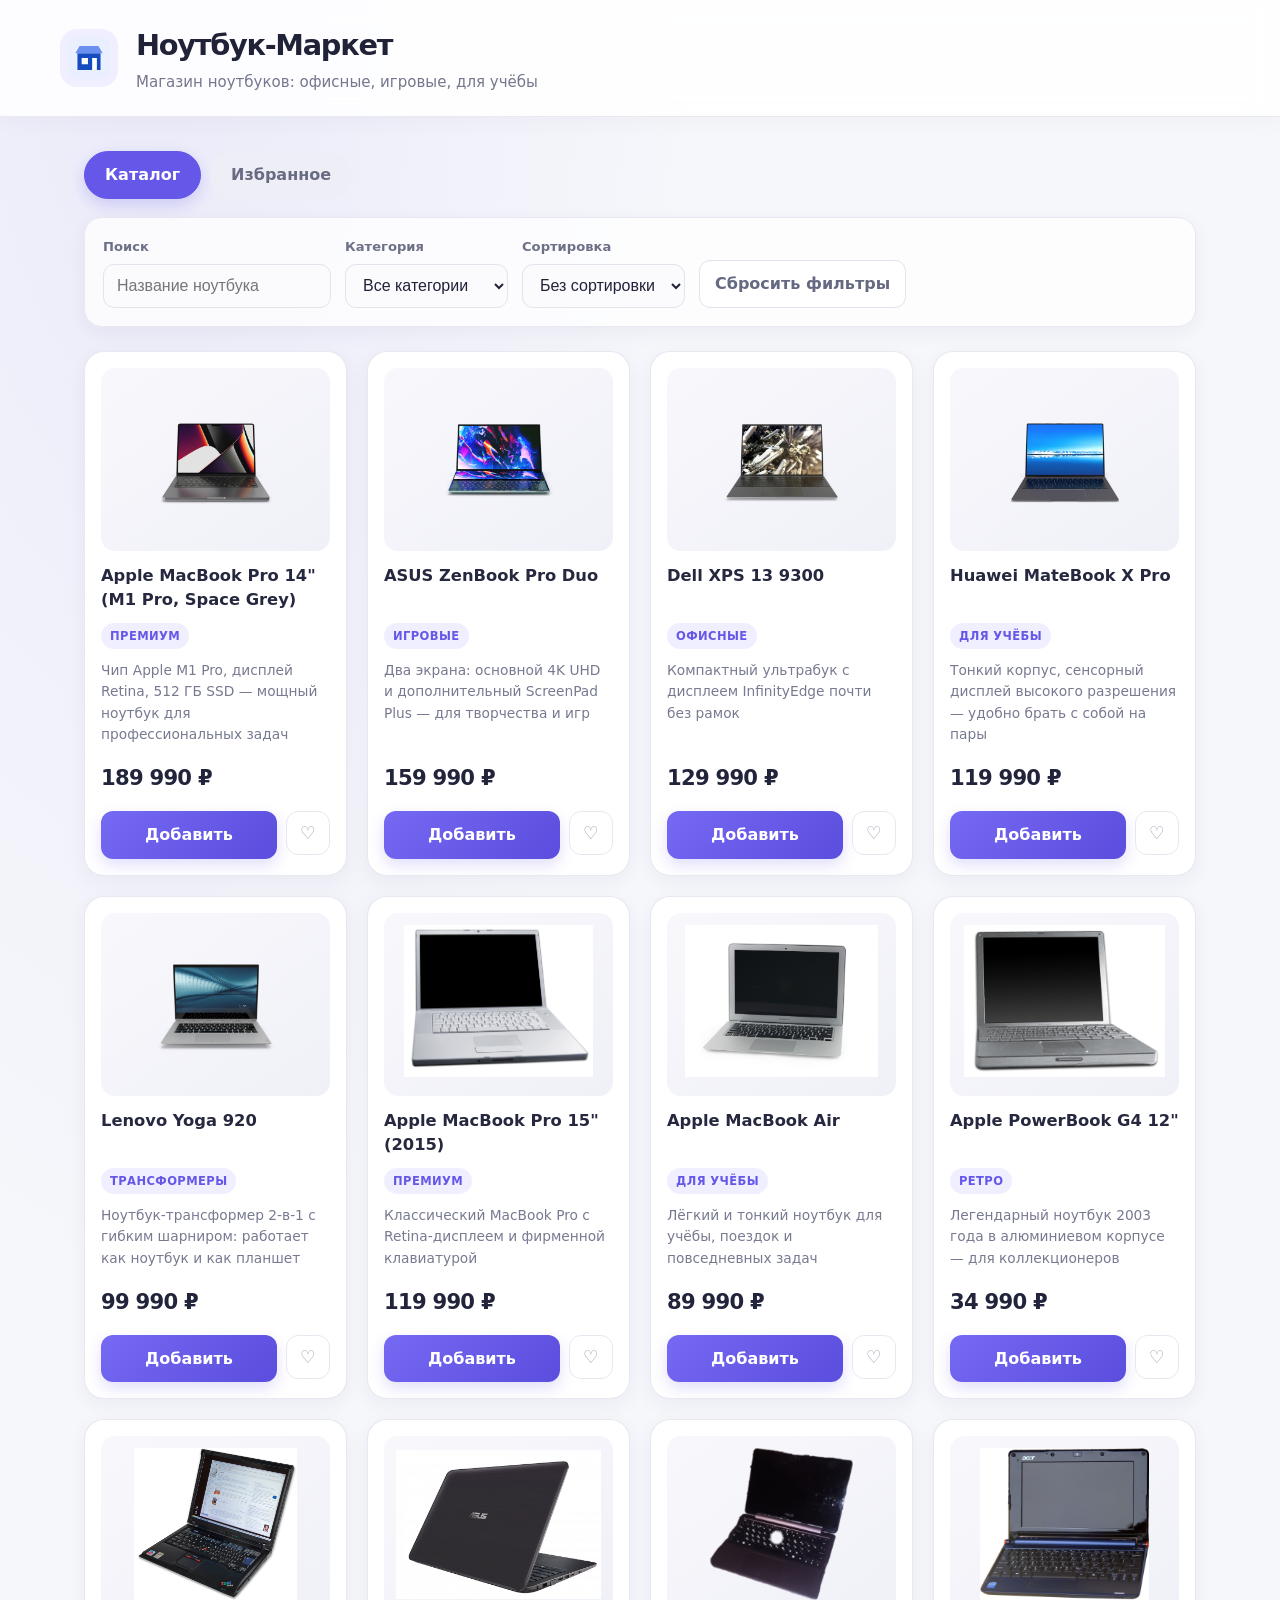
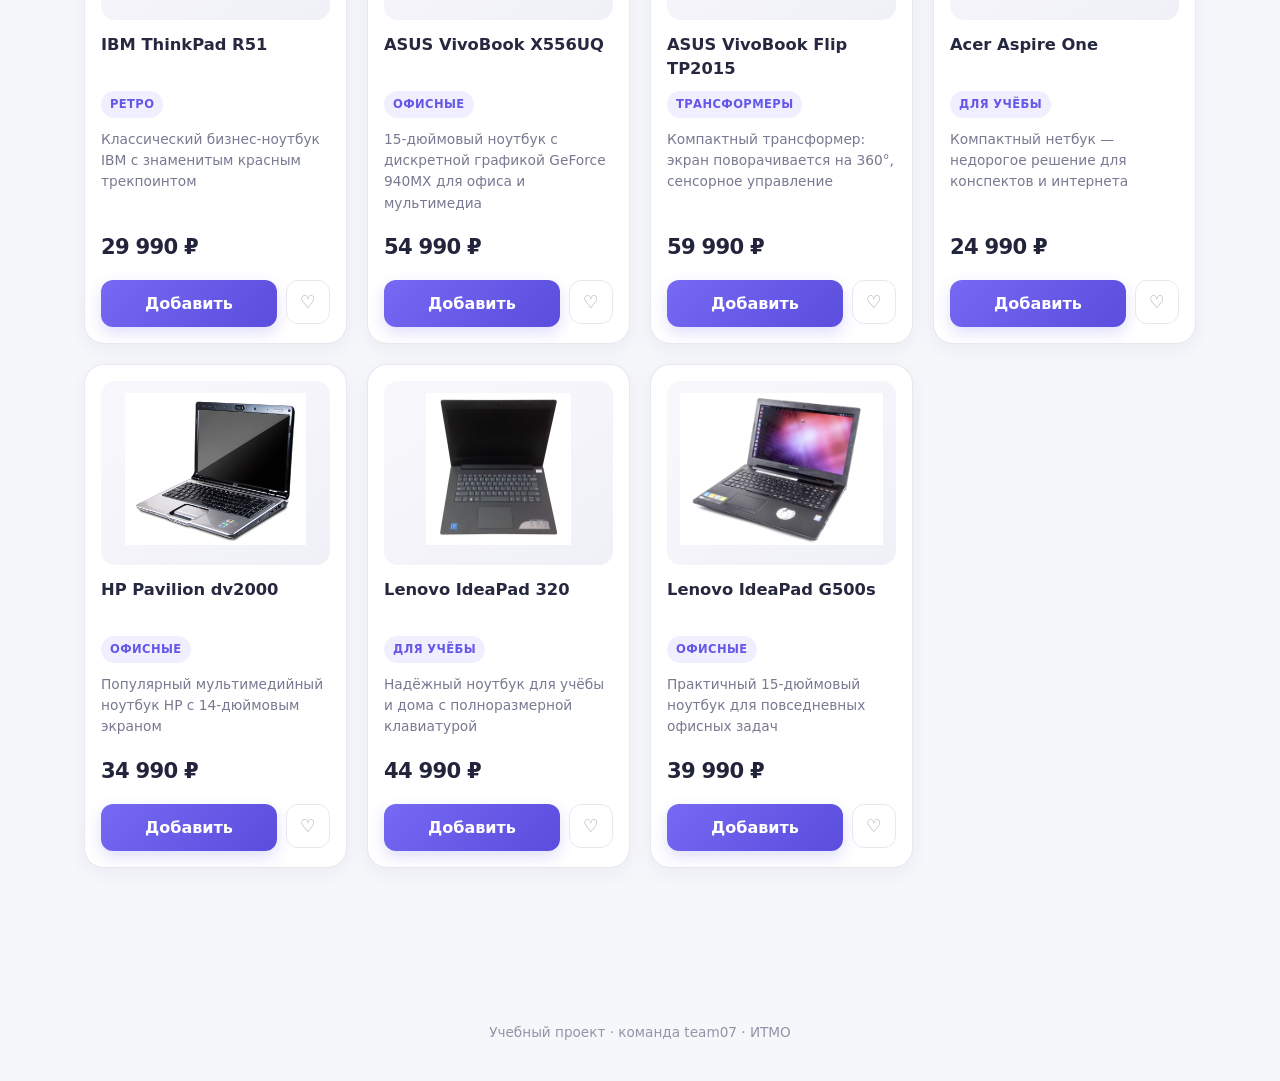
<file: index.html>
<!doctype html>
<html lang="ru">
<head>
  <meta charset="utf-8">
  <meta name="viewport" content="width=device-width, initial-scale=1">
  <title>Ноутбук-Маркет — магазин ноутбуков</title>
  <link rel="stylesheet" href="./styles.css">
  <script src="./app.js" defer></script>
</head>
<body>
  <header class="site-header">
    <img src="./assets/shop.svg" width="56" height="56" alt="Логотип магазина">
    <div>
      <h1>Ноутбук-Маркет</h1>
      <p class="tagline">Магазин ноутбуков: офисные, игровые, для учёбы</p>
    </div>
  </header>

  <main>
    <section class="catalog" aria-label="Каталог товаров">
      <div class="catalog-toolbar">
        <div class="view-tabs" role="tablist" aria-label="Разделы магазина">
          <button type="button" id="tab-catalog" class="tab active" aria-pressed="true">Каталог</button>
          <button type="button" id="tab-favorites" class="tab" aria-pressed="false">Избранное</button>
        </div>

        <div class="filters">
          <label class="field">
            <span>Поиск</span>
            <input type="search" id="search-input" placeholder="Название ноутбука">
          </label>
          <label class="field">
            <span>Категория</span>
            <select id="category-select">
              <option value="all">Все категории</option>
            </select>
          </label>
          <label class="field">
            <span>Сортировка</span>
            <select id="sort-select">
              <option value="none">Без сортировки</option>
              <option value="asc">По цене ↑</option>
              <option value="desc">По цене ↓</option>
            </select>
          </label>
          <button type="button" id="reset-filters">Сбросить фильтры</button>
        </div>
      </div>

      <p id="catalog-empty" class="catalog-empty" hidden>Ничего не найдено</p>
      <div id="product-grid" class="product-grid"></div>
    </section>

    <!-- Нижняя плашка с краткой сводкой по корзине -->
    <div class="cart-bar" id="cart-bar" role="status" aria-live="polite">
      <span id="cart-bar-summary">Корзина пуста</span>
      <button type="button" id="open-cart" class="open-cart-button">Корзина</button>
    </div>
  </main>

  <dialog id="product-dialog" class="product-dialog" aria-label="Карточка товара">
    <button type="button" id="dialog-close" class="dialog-close" aria-label="Закрыть карточку товара">×</button>
    <div id="dialog-content" class="dialog-content"></div>
  </dialog>

  <dialog id="cart-dialog" class="cart-dialog" aria-labelledby="cart-dialog-title">
    <button type="button" id="cart-dialog-close" class="dialog-close" aria-label="Закрыть корзину">×</button>
    <h2 id="cart-dialog-title">Корзина</h2>
    <ul id="cart-list" class="cart-list"></ul>
    <p id="cart-empty" class="cart-empty">Корзина пуста</p>

    <div class="promo">
      <label class="field">
        <span>Промокод (скидка 10%)</span>
        <input type="text" id="promo-input" placeholder="Например, LAPTOP10">
      </label>
      <button type="button" id="promo-apply">Применить</button>
      <button type="button" id="promo-cancel" hidden>Отменить промокод</button>
      <p id="promo-status" role="status"></p>
    </div>

    <p id="cart-total" class="cart-total" role="status" aria-live="polite">Итого: 0 ₽</p>
    <button type="button" id="cart-clear">Очистить корзину</button>
  </dialog>

  <footer class="site-footer">
    <p>Учебный проект · команда team07 · ИТМО</p>
  </footer>
</body>
</html>
</file>
<file: styles.css>
/* Ноутбук-Маркет: базовые стили (простые и читаемые). */
:root {
  --accent: #2563eb;
  --accent-dark: #1e46b0;
  --bg: #f4f5f7;
  --card-bg: #ffffff;
  --text: #1f2933;
  --muted: #6b7280;
  --border: #d7dbdf;
}

* {
  box-sizing: border-box;
}

body {
  margin: 0;
  font-family: system-ui, -apple-system, "Segoe UI", Roboto, sans-serif;
  color: var(--text);
  background: var(--bg);
  line-height: 1.5;
}

/* Шапка */
.site-header {
  display: flex;
  align-items: center;
  gap: 16px;
  padding: 16px 24px;
  background: var(--card-bg);
  border-bottom: 1px solid var(--border);
}

.site-header h1 {
  margin: 0;
  font-size: 1.5rem;
}

.tagline {
  margin: 0;
  color: var(--muted);
  font-size: 0.9rem;
}

main {
  max-width: 1100px;
  margin: 0 auto;
  /* Нижний отступ — чтобы фиксированная плашка корзины не перекрывала контент */
  padding: 24px 24px 104px;
  display: grid;
  gap: 32px;
}

/* Нижняя плашка с краткой сводкой по корзине */
.cart-bar {
  position: fixed;
  left: 0;
  right: 0;
  bottom: 0;
  z-index: 10;
  display: flex;
  align-items: center;
  justify-content: space-between;
  gap: 12px;
  padding: 12px 24px;
  background: var(--card-bg);
  border-top: 1px solid var(--border);
  box-shadow: 0 -4px 16px rgba(0, 0, 0, 0.08);
  /* Скрытое состояние: плашка спрятана за нижним краем */
  transform: translateY(100%);
  opacity: 0;
  pointer-events: none;
  transition: transform 0.3s ease-out, opacity 0.3s ease-out;
}

/* Видимое состояние: плашка выдвинута снизу */
.cart-bar.visible {
  transform: translateY(0);
  opacity: 1;
  pointer-events: auto;
}

/* Атрибут hidden полностью убирает плашку из раскладки */
.cart-bar[hidden] {
  display: none;
}

/* Уважаем настройку «уменьшить движение» в системе */
@media (prefers-reduced-motion: reduce) {
  .cart-bar {
    transition: none;
  }
}

.cart-bar span {
  font-weight: 600;
}

.open-cart-button {
  padding: 10px 20px;
  border: none;
  border-radius: 8px;
  background: var(--accent);
  color: #ffffff;
  font: inherit;
  font-weight: 600;
}

.open-cart-button:hover {
  background: var(--accent-dark);
}

/* Popup корзины */
.cart-dialog {
  width: min(560px, calc(100vw - 32px));
  max-height: calc(100vh - 64px);
  padding: 24px;
  border: none;
  border-radius: 12px;
  box-shadow: 0 16px 48px rgba(0, 0, 0, 0.25);
  overflow-y: auto;
}

.cart-dialog::backdrop {
  background: rgba(15, 23, 42, 0.55);
}

.cart-dialog h2 {
  margin-right: 36px;
}

#cart-clear {
  margin-top: 12px;
  padding: 8px 14px;
  border: 1px solid #e11d48;
  border-radius: 8px;
  background: #ffffff;
  color: #e11d48;
}

#cart-clear:hover {
  background: #fef2f2;
}

h2 {
  margin: 0 0 12px;
  font-size: 1.25rem;
}

/* Панель каталога */
.catalog-toolbar {
  display: flex;
  flex-direction: column;
  gap: 12px;
  margin-bottom: 16px;
}

.view-tabs {
  display: flex;
  gap: 8px;
}

.tab {
  padding: 8px 16px;
  border: 1px solid var(--border);
  border-radius: 8px;
  background: var(--card-bg);
  cursor: pointer;
  font-size: 1rem;
}

.tab.active {
  background: var(--accent);
  border-color: var(--accent-dark);
  color: #ffffff;
}

.filters {
  display: flex;
  flex-wrap: wrap;
  gap: 12px;
  align-items: flex-end;
}

.field {
  display: flex;
  flex-direction: column;
  gap: 4px;
  font-size: 0.85rem;
  color: var(--muted);
}

.field input,
.field select {
  padding: 8px 10px;
  border: 1px solid var(--border);
  border-radius: 8px;
  font-size: 1rem;
  background: var(--card-bg);
  color: var(--text);
}

button {
  font: inherit;
  cursor: pointer;
}

#reset-filters {
  padding: 8px 14px;
  border: 1px solid var(--border);
  border-radius: 8px;
  background: var(--card-bg);
}

/* Сетка товаров */
.product-grid {
  display: grid;
  grid-template-columns: repeat(auto-fill, minmax(260px, 1fr));
  gap: 16px;
}

/* Кликабельные элементы карточки (открывают popup) */
.product-image-button {
  display: block;
  width: 100%;
  padding: 0;
  margin: 0;
  border: none;
  background: none;
  cursor: pointer;
}

.product-image-button img {
  background: #ffffff;
  border: 1px solid var(--border);
}

.product-link {
  padding: 0;
  border: none;
  background: none;
  font: inherit;
  font-weight: 700;
  color: var(--text);
  text-align: left;
  cursor: pointer;
}

.product-link:hover {
  color: var(--accent);
  text-decoration: underline;
}

/* Popup с характеристиками товара */
.product-dialog {
  width: min(560px, calc(100vw - 32px));
  max-height: calc(100vh - 64px);
  padding: 24px;
  border: none;
  border-radius: 12px;
  box-shadow: 0 16px 48px rgba(0, 0, 0, 0.25);
}

.product-dialog::backdrop {
  background: rgba(15, 23, 42, 0.55);
}

.dialog-close {
  position: absolute;
  top: 10px;
  right: 12px;
  width: 36px;
  height: 36px;
  border: 1px solid var(--border);
  border-radius: 50%;
  background: var(--card-bg);
  font-size: 1.2rem;
  line-height: 1;
}

.dialog-close:hover {
  background: var(--bg);
}

.dialog-content img {
  width: 100%;
  max-height: 220px;
  object-fit: contain;
  background: #ffffff;
  border: 1px solid var(--border);
  border-radius: 8px;
}

.dialog-content h3 {
  margin: 12px 0 2px;
  font-size: 1.2rem;
}

.dialog-content .product-description {
  margin: 6px 0;
  flex-grow: initial;
}

.specs-table {
  width: 100%;
  margin-top: 12px;
  border-collapse: collapse;
  font-size: 0.92rem;
}

.specs-table th,
.specs-table td {
  padding: 6px 10px;
  border-bottom: 1px solid var(--border);
  text-align: left;
}

.specs-table th {
  width: 45%;
  color: var(--muted);
  font-weight: 600;
}

.dialog-actions {
  display: flex;
  gap: 8px;
  margin-top: 16px;
}

.dialog-actions button:first-child {
  flex-grow: 1;
  padding: 10px;
  border: none;
  border-radius: 8px;
  background: var(--accent);
  color: #ffffff;
}

.dialog-actions button:first-child:hover {
  background: var(--accent-dark);
}

.dialog-actions button:last-child {
  padding: 10px 16px;
  border: 1px solid var(--border);
  border-radius: 8px;
  background: var(--card-bg);
}

.catalog-empty {
  color: var(--muted);
  font-style: italic;
}

.product-card {
  display: flex;
  flex-direction: column;
  gap: 6px;
  padding: 16px;
  background: var(--card-bg);
  border: 1px solid var(--border);
  border-radius: 12px;
}

.product-card img {
  width: 100%;
  height: 160px;
  object-fit: contain;
  border-radius: 8px;
  background: #ffffff;
  border: 1px solid var(--border);
}

.img-fallback {
  height: 160px;
  display: flex;
  flex-direction: column;
  align-items: center;
  justify-content: center;
  gap: 6px;
  border-radius: 8px;
  background: #eef1f4;
  color: var(--muted);
  font-size: 0.85rem;
}

.product-card h3 {
  margin: 0;
  font-size: 1.1rem;
}

.product-category {
  margin: 0;
  color: var(--accent);
  font-size: 0.8rem;
  text-transform: uppercase;
  letter-spacing: 0.04em;
}

.product-description {
  margin: 0;
  color: var(--muted);
  font-size: 0.9rem;
  flex-grow: 1;
}

.product-price {
  margin: 0;
  font-size: 1.15rem;
  font-weight: 700;
}

.product-actions {
  display: flex;
  gap: 8px;
  margin-top: 8px;
}

.add-button {
  flex-grow: 1;
  padding: 10px;
  border: none;
  border-radius: 8px;
  background: var(--accent);
  color: #ffffff;
}

.add-button:hover {
  background: var(--accent-dark);
}

/* Выбор количества вместо кнопки «Добавить» у товара в корзине */
.qty-selector {
  flex-grow: 1;
  display: flex;
  align-items: center;
  justify-content: space-between;
  gap: 4px;
  padding: 4px 6px;
  border: 1px solid var(--accent);
  border-radius: 8px;
  background: var(--card-bg);
}

.qty-selector button {
  width: 32px;
  height: 32px;
  border: none;
  border-radius: 6px;
  background: var(--accent);
  color: #ffffff;
  font-size: 1rem;
}

.qty-selector button:hover {
  background: var(--accent-dark);
}

.qty-selector span {
  font-weight: 600;
}

.favorite-button {
  width: 44px;
  border: 1px solid var(--border);
  border-radius: 8px;
  background: var(--card-bg);
  font-size: 1.1rem;
}

.favorite-button.active {
  color: #e11d48;
  border-color: #e11d48;
}

/* Стили списка корзины (используется в popup) */

.cart-list {
  list-style: none;
  margin: 0;
  padding: 0;
  display: flex;
  flex-direction: column;
  gap: 8px;
}

.cart-item {
  display: grid;
  grid-template-columns: 1fr auto auto auto;
  gap: 12px;
  align-items: center;
  padding: 8px 12px;
  border: 1px solid var(--border);
  border-radius: 8px;
}

.cart-item-name {
  font-weight: 600;
}

.cart-item-qty {
  display: flex;
  align-items: center;
  gap: 8px;
}

.cart-item-qty button {
  width: 32px;
  height: 32px;
  border: 1px solid var(--border);
  border-radius: 6px;
  background: var(--card-bg);
}

.cart-item > button {
  padding: 6px 12px;
  border: 1px solid #e11d48;
  border-radius: 6px;
  background: #ffffff;
  color: #e11d48;
}

.cart-empty {
  color: var(--muted);
  font-style: italic;
}

.promo {
  margin-top: 16px;
  display: flex;
  flex-wrap: wrap;
  gap: 8px;
  align-items: flex-end;
}

.promo input {
  padding: 8px 10px;
  border: 1px solid var(--border);
  border-radius: 8px;
  font-size: 1rem;
  width: 200px;
}

.promo button {
  padding: 8px 14px;
  border: 1px solid var(--border);
  border-radius: 8px;
  background: var(--card-bg);
}

.promo p {
  width: 100%;
  margin: 0;
  color: var(--muted);
  font-size: 0.9rem;
}

.cart-total {
  margin: 16px 0 0;
  font-size: 1.2rem;
  font-weight: 700;
}

/* Подвал */
.site-footer {
  padding: 16px 24px;
  color: var(--muted);
  font-size: 0.85rem;
  text-align: center;
}

/* Мобильная версия (этап 10) */
@media (max-width: 640px) {
  main {
    padding: 16px;
  }

  .product-grid {
    grid-template-columns: 1fr;
  }

  .cart-item {
    grid-template-columns: 1fr auto;
    grid-auto-flow: row;
  }

  .filters {
    flex-direction: column;
    align-items: stretch;
  }

  .field input,
  .field select,
  .promo input {
    width: 100%;
  }
}


/* ===== Обновлённый визуальный стиль: Notebook Market ===== */
:root {
  --accent: #6558e8;
  --accent-dark: #5145c7;
  --bg: #f6f7fb;
  --card-bg: #ffffff;
  --text: #202238;
  --muted: #74778d;
  --border: #e7e8f0;
  --shadow-sm: 0 6px 20px rgba(35, 38, 75, .05);
  --shadow-md: 0 14px 34px rgba(35, 38, 75, .10);
}

body {
  background:
    radial-gradient(ellipse at 12% 0%, rgba(101, 88, 232, .08), transparent 34rem),
    var(--bg);
  color: var(--text);
  line-height: 1.6;
}

.site-header {
  position: relative;
  padding: 22px max(24px, calc((100vw - 1160px) / 2));
  gap: 18px;
  background: rgba(255, 255, 255, .88);
  border-bottom: 1px solid rgba(231, 232, 240, .9);
  box-shadow: 0 4px 24px rgba(35, 38, 75, .035);
  backdrop-filter: blur(14px);
}

.site-header img {
  width: 58px;
  height: 58px;
  padding: 8px;
  border-radius: 17px;
  background: #f0efff;
}

.site-header h1 {
  font-size: clamp(1.35rem, 2.5vw, 1.8rem);
  letter-spacing: -.045em;
  font-weight: 800;
}

.tagline {
  margin-top: 2px;
  color: var(--muted);
  font-size: .94rem;
}

main {
  max-width: 1160px;
  padding: 34px 24px 116px;
  gap: 28px;
}

.catalog-toolbar {
  gap: 18px;
  margin-bottom: 24px;
}

.view-tabs {
  gap: 9px;
}

.tab {
  padding: 10px 20px;
  border: 1px solid transparent;
  border-radius: 999px;
  background: #eeeff6;
  color: #686b82;
  font-weight: 650;
  transition: background .2s ease, color .2s ease, transform .2s ease;
}

.tab:hover {
  transform: translateY(-1px);
  background: #e7e7f4;
}

.tab.active {
  color: #fff;
  background: var(--accent);
  border-color: var(--accent);
  box-shadow: 0 6px 16px rgba(101, 88, 232, .23);
}

.filters {
  gap: 14px;
  padding: 18px;
  align-items: flex-end;
  background: rgba(255, 255, 255, .78);
  border: 1px solid var(--border);
  border-radius: 18px;
  box-shadow: var(--shadow-sm);
}

.field {
  gap: 7px;
  color: #6d7087;
  font-size: .82rem;
  font-weight: 650;
}

.field input,
.field select,
.promo input {
  min-height: 44px;
  padding: 10px 13px;
  border: 1px solid #e2e3ed;
  border-radius: 11px;
  background: #fbfbfe;
  color: var(--text);
  outline: none;
  transition: border-color .2s ease, box-shadow .2s ease, background .2s ease;
}

.field input:focus,
.field select:focus,
.promo input:focus {
  border-color: var(--accent);
  background: #fff;
  box-shadow: 0 0 0 4px rgba(101, 88, 232, .12);
}

#reset-filters {
  min-height: 44px;
  padding: 10px 15px;
  border: 1px solid #e2e3ed;
  border-radius: 11px;
  background: #fff;
  color: #656981;
  font-weight: 650;
  transition: .2s ease;
}

#reset-filters:hover {
  color: var(--accent);
  border-color: #c9c4ff;
  background: #f7f6ff;
}

.product-grid {
  grid-template-columns: repeat(auto-fill, minmax(245px, 1fr));
  gap: 20px;
}

.product-card {
  position: relative;
  min-width: 0;
  gap: 11px;
  padding: 16px;
  border: 1px solid rgba(231, 232, 240, .95);
  border-radius: 20px;
  background: var(--card-bg);
  box-shadow: var(--shadow-sm);
  overflow: hidden;
  transition: transform .24s ease, box-shadow .24s ease, border-color .24s ease;
}

.product-card:hover {
  transform: translateY(-5px);
  border-color: #d8d4ff;
  box-shadow: var(--shadow-md);
}

.product-image-button {
  position: relative;
  overflow: hidden;
  border-radius: 14px;
  background: linear-gradient(145deg, #f8f8fc, #f0f1f8);
}

.product-card img {
  height: 176px;
  padding: 12px;
  border: 0;
  border-radius: 14px;
  background: transparent;
  transition: transform .35s ease;
}

.product-card:hover .product-image-button img {
  transform: scale(1.045);
}

.product-card h3 {
  min-height: 2.9em;
  margin: 2px 0 0;
  font-size: 1.02rem;
  line-height: 1.45;
  letter-spacing: -.02em;
}

.product-link {
  color: #26283f;
  font-weight: 750;
  line-height: inherit;
}

.product-link:hover {
  color: var(--accent);
  text-decoration: none;
}

.product-category {
  width: fit-content;
  margin: 0;
  padding: 4px 9px;
  border-radius: 999px;
  background: #f0efff;
  color: var(--accent);
  font-size: .72rem;
  font-weight: 750;
  letter-spacing: .035em;
  text-transform: uppercase;
}

.product-description {
  color: #777a90;
  font-size: .86rem;
  line-height: 1.55;
}

.product-price {
  margin-top: auto;
  padding-top: 5px;
  color: #22243b;
  font-size: 1.32rem;
  font-weight: 850;
  letter-spacing: -.035em;
}

.product-actions {
  gap: 9px;
  margin-top: 5px;
}

.add-button,
.dialog-actions button:first-child,
.open-cart-button {
  border: 0;
  border-radius: 12px;
  background: linear-gradient(135deg, #7669f3, #5b4ddd);
  color: #fff;
  font-weight: 750;
  box-shadow: 0 6px 15px rgba(101, 88, 232, .2);
  transition: transform .2s ease, box-shadow .2s ease, filter .2s ease;
}

.add-button {
  min-height: 44px;
  padding: 11px 14px;
}

.add-button:hover,
.dialog-actions button:first-child:hover,
.open-cart-button:hover {
  transform: translateY(-1px);
  filter: brightness(1.04);
  box-shadow: 0 9px 20px rgba(101, 88, 232, .27);
  background: linear-gradient(135deg, #7669f3, #5b4ddd);
}

.favorite-button {
  flex: 0 0 44px;
  width: 44px;
  height: 44px;
  border: 1px solid #e7e7f0;
  border-radius: 12px;
  background: #fff;
  color: #9a9caf;
  transition: .2s ease;
}

.favorite-button:hover {
  border-color: #ffc8d5;
  background: #fff6f8;
  color: #e34d78;
}

.favorite-button.active {
  color: #e34d78;
  border-color: #ffc8d5;
  background: #fff2f6;
}

.qty-selector {
  min-height: 44px;
  border-color: #d8d4ff;
  border-radius: 12px;
  background: #f8f7ff;
}

.qty-selector button {
  border-radius: 8px;
  background: var(--accent);
}

.img-fallback {
  height: 176px;
  border-radius: 14px;
  background: #f0f1f8;
  color: #85889d;
}

.cart-bar {
  padding: 15px max(24px, calc((100vw - 1160px) / 2));
  border: 1px solid #e8e7f5;
  border-bottom: 0;
  border-radius: 20px 20px 0 0;
  background: rgba(255, 255, 255, .94);
  box-shadow: 0 -10px 34px rgba(35, 38, 75, .10);
  backdrop-filter: blur(16px);
}

.cart-bar span {
  color: #33354e;
  font-weight: 750;
}

.open-cart-button {
  min-height: 44px;
  padding: 10px 22px;
}

.cart-dialog,
.product-dialog {
  padding: 28px;
  border: 1px solid #eeedf6;
  border-radius: 22px;
  background: #fff;
  box-shadow: 0 24px 80px rgba(20, 22, 50, .24);
}

.cart-dialog::backdrop,
.product-dialog::backdrop {
  background: rgba(24, 25, 49, .48);
  backdrop-filter: blur(5px);
}

.cart-dialog h2 {
  margin: 0 42px 20px 0;
  font-size: 1.5rem;
  letter-spacing: -.04em;
}

.dialog-close {
  top: 14px;
  right: 14px;
  width: 38px;
  height: 38px;
  border: 1px solid #e8e8f1;
  background: #f8f8fc;
  color: #77798d;
  font-size: 1.45rem;
  transition: .2s ease;
}

.dialog-close:hover {
  background: #efeff8;
  color: #33354e;
}

.dialog-content img {
  max-height: 250px;
  padding: 16px;
  border: 0;
  border-radius: 16px;
  background: #f7f7fc;
}

.dialog-content h3 {
  margin-top: 16px;
  font-size: 1.35rem;
  letter-spacing: -.035em;
}

.specs-table {
  margin-top: 18px;
  border: 1px solid var(--border);
  border-radius: 12px;
  overflow: hidden;
}

.specs-table th,
.specs-table td {
  padding: 10px 12px;
  border-bottom: 1px solid #eeeef5;
}

.specs-table tr:last-child th,
.specs-table tr:last-child td {
  border-bottom: 0;
}

.specs-table th {
  background: #fafaff;
  color: #77798e;
}

.dialog-actions button:first-child {
  min-height: 44px;
  padding: 11px 16px;
}

.dialog-actions button:last-child {
  min-height: 44px;
  padding: 10px 16px;
  border: 1px solid #e4e5ee;
  border-radius: 12px;
  background: #fff;
  color: #686b81;
  font-weight: 650;
}

.cart-list {
  gap: 10px;
}

.cart-item {
  padding: 12px 14px;
  border-color: #e9e9f2;
  border-radius: 13px;
  background: #fcfcff;
}

.cart-item-qty button {
  border-color: #e6e6f0;
  border-radius: 9px;
  background: #fff;
  color: var(--accent);
  font-weight: 750;
}

.cart-item > button,
#cart-clear {
  padding: 8px 12px;
  border: 1px solid #ffd5df;
  border-radius: 10px;
  background: #fff6f8;
  color: #d84770;
  font-weight: 650;
}

.cart-item > button:hover,
#cart-clear:hover {
  background: #ffeaf0;
}

.promo {
  gap: 10px;
  margin-top: 20px;
  padding: 16px;
  border: 1px solid #e9e8f5;
  border-radius: 14px;
  background: #fafaff;
}

.promo button {
  min-height: 44px;
  padding: 10px 15px;
  border: 1px solid #e2e2ef;
  border-radius: 11px;
  background: #fff;
  color: #555872;
  font-weight: 650;
}

.promo button:hover {
  border-color: #c9c4ff;
  color: var(--accent);
}

.promo p {
  color: #77798e;
}

.cart-total {
  margin: 20px 0 14px;
  color: #272941;
  font-size: 1.35rem;
  letter-spacing: -.025em;
}

.site-footer {
  padding: 24px;
  color: #9294a7;
}

button:focus-visible,
.product-link:focus-visible,
.product-image-button:focus-visible {
  outline: 3px solid rgba(101, 88, 232, .45);
  outline-offset: 3px;
}

@media (max-width: 640px) {
  .site-header {
    padding: 17px 16px;
    gap: 12px;
  }

  .site-header img {
    width: 48px;
    height: 48px;
  }

  .tagline {
    font-size: .82rem;
  }

  main {
    padding: 22px 16px 110px;
    gap: 22px;
  }

  .filters {
    flex-direction: column;
    align-items: stretch;
    gap: 12px;
    padding: 14px;
    border-radius: 15px;
  }

  .filters .field input,
  .filters .field select {
    width: 100%;
    min-height: 44px;
  }

  .filters #reset-filters {
    width: 100%;
    min-height: 44px;
  }

  .product-grid {
    grid-template-columns: repeat(2, minmax(0, 1fr));
    gap: 12px;
  }

  .product-card {
    padding: 11px;
    gap: 9px;
    border-radius: 16px;
  }

  .product-card img,
  .img-fallback {
    height: 132px;
  }

  .product-card h3 {
    min-height: 0;
    font-size: .91rem;
  }

  .product-description {
    font-size: .78rem;
  }

  .product-price {
    font-size: 1.08rem;
  }

  .add-button {
    min-height: 40px;
    padding: 9px 8px;
    font-size: .88rem;
  }

  .favorite-button {
    flex-basis: 40px;
    width: 40px;
    height: 40px;
  }

  .cart-bar {
    gap: 10px;
    padding: 12px 16px;
    border-radius: 16px 16px 0 0;
  }

  .cart-bar span {
    font-size: .9rem;
  }

  .open-cart-button {
    padding: 10px 16px;
    white-space: nowrap;
  }

  .cart-dialog,
  .product-dialog {
    padding: 22px 16px;
    border-radius: 18px;
  }

  .cart-item {
    grid-template-columns: 1fr auto;
    gap: 9px;
  }
}

@media (max-width: 390px) {
  .product-grid {
    grid-template-columns: 1fr;
  }

  .product-card img,
  .img-fallback {
    height: 170px;
  }
}

@media (prefers-reduced-motion: reduce) {
  *,
  *::before,
  *::after {
    transition-duration: .01ms !important;
    animation-duration: .01ms !important;
    scroll-behavior: auto !important;
  }
}
</file>
